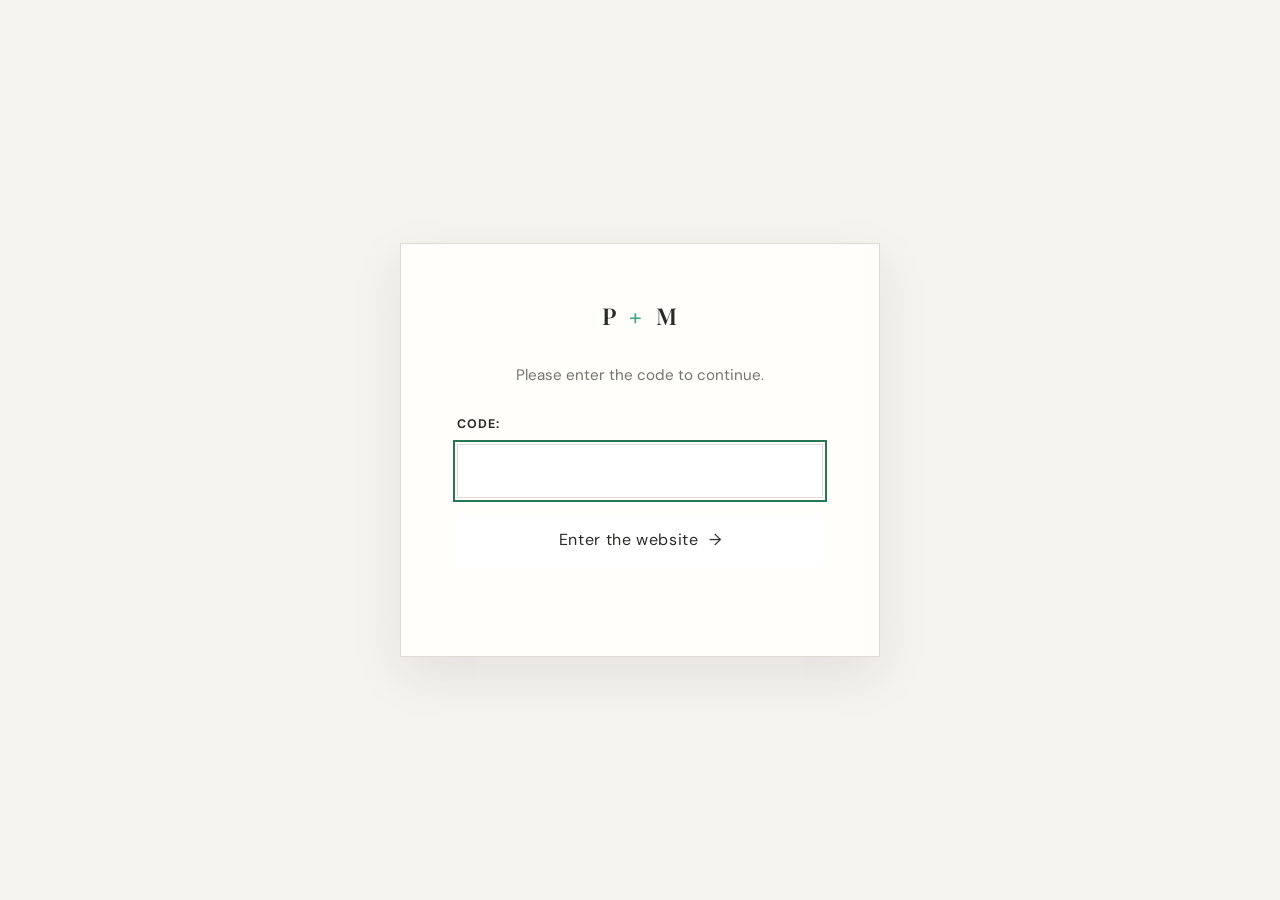
<file: index.html>
<!DOCTYPE html>
<html lang="en">
<head>
  <meta charset="UTF-8">
  <meta name="viewport" content="width=device-width, initial-scale=1">
  <meta name="theme-color" content="#f6f4ef">
  <meta name="description" content="Celebrate the Kalafos-Jones wedding on April 24, 2027.">
  <title>Paul &amp; Morgan Are Getting Married!</title>
  <link rel="preconnect" href="https://fonts.googleapis.com">
  <link rel="preconnect" href="https://fonts.gstatic.com" crossorigin>
  <link href="https://fonts.googleapis.com/css2?family=DM+Sans:wght@400;500;600;700&family=Playfair+Display:wght@500;600;700&display=swap" rel="stylesheet">
  <link rel="stylesheet" href="styles.css">
  <style>
    /* Keep wedding content hidden from the first render until the password is accepted. */
    body.password-locked > header,
    body.password-locked > main,
    body.password-locked > footer {
      display: none !important;
    }
  </style>
</head>
<body class="password-locked">
  <section class="password-gate" id="password-gate" aria-labelledby="password-title">
    <form class="password-card" id="password-form">
      <div class="password-monogram">P <span>+</span> M</div>
      <p class="password-intro">Please enter the code to continue.</p>
      <label class="password-label" for="site-password">Code:</label>
      <input class="password-input" id="site-password" name="password" type="password" autocomplete="current-password" required autofocus>
      <button class="pill-button password-submit" type="submit">Enter the website <span aria-hidden="true">→</span></button>
      <p class="password-error" id="password-error" role="alert" aria-live="polite"></p>
    </form>
  </section>
  <script>
    (function () {
      const form = document.getElementById('password-form');
      const passwordInput = document.getElementById('site-password');
      const error = document.getElementById('password-error');
      const gate = document.getElementById('password-gate');

      // Local preview: file:// pages cannot reliably fetch password.txt.
      // Only bypass the password for files opened directly from disk.
      if (window.location.protocol === 'file:') {
        document.body.classList.remove('password-locked');
        gate.hidden = true;
        return;
      }

      fetch('./password.txt', { cache: 'no-store' })
        .then(function (response) {
          if (!response.ok) throw new Error('Password file could not be loaded.');
          return response.text();
        })
        .then(function (text) {
          const correctPassword = text.trim();
          if (sessionStorage.getItem('weddingAccess') === correctPassword.toLowerCase()) {
            document.body.classList.remove('password-locked');
            gate.hidden = true;
          }
          form.addEventListener('submit', function (event) {
            event.preventDefault();
            if (passwordInput.value.trim().toLowerCase() === correctPassword.toLowerCase()) {
              sessionStorage.setItem('weddingAccess', correctPassword.toLowerCase());
              document.body.classList.remove('password-locked');
              gate.hidden = true;
              error.textContent = '';
            } else {
              error.textContent = 'That password doesn’t look right. Please try again.';
              passwordInput.select();
            }
          });
        })
        .catch(function () {
          error.textContent = 'The password screen could not load. Please try again later.';
          form.addEventListener('submit', function (event) { event.preventDefault(); });
        });
    }());
  </script>
  <header class="hero" id="top">
    <img class="hero-photo" src="images/LookWhatIFound.jpg" alt="Paul and Morgan together" fetchpriority="high">
    <div class="hero-shade"></div>
    <nav class="nav" aria-label="Main navigation">
      <a class="brand" href="#top">P <span>+</span> M</a>
      <div class="nav-links">
        <a href="#details">Schedule</a><a href="#travel">Travel</a><a href="#rsvp">RSVP</a><a href="#registry">Registry</a><a href="#faq">FAQ</a><a href="photos.html">Photos</a>
      </div>
    </nav>
    <div class="hero-content">
      <span class="eyebrow">APRIL 24, 2027 · SAVE THE DATE</span>
      <h1>We're getting<br><em>married.</em></h1>
    </div>
    <div class="hero-bottom"><span>PAUL &amp; MORGAN</span><span class="hero-dot">·</span><span>04.24.2027</span></div>
  </header>
  <main>
    <section class="details section-wrap" id="details">
      <div class="section-heading">
        <span class="eyebrow">THE CELEBRATION</span>
        <h2>Wedding weekend schedule</h2>
        <p>We can’t wait to celebrate with you. Here’s what the weekend has in store:</p>
      </div>
      <div class="schedule-grid">
        <article class="schedule-card welcome-card">
          <span class="schedule-day">FRIDAY · APRIL 23, 2027</span>
          <h3>Welcome Party</h3>
          <p class="schedule-location">South Baltimore</p>
          <p>Kick off the weekend with a social hour others coming into town for the wedding.</p>
          <span class="schedule-note">Time &amp; location TBD</span>
        </article>
        <article class="schedule-card wedding-card">
          <span class="schedule-day">SATURDAY · APRIL 24, 2027</span>
          <h3>Wedding Day</h3>
          <p class="schedule-location">The Waterfront Venue &amp; Catering</p>
          <p>7696 Altoona Beach Rd Glen Burnie, MD 21060</p>
          <span class="schedule-time">Ceremony begins at 4:30, Reception to follow</span>
        </article>
      </div>
    </section>

    <section class="travel section-wrap" id="travel">
      <div class="section-heading">
        <span class="eyebrow">PLAN YOUR STAY</span>
        <h2>Travel &amp; Accommodations</h2>
        <p>Coming in from out of town? We’ve left room below for hotel recommendations and travel notes.</p>
      </div>
      <div class="travel-layout">
        <article class="travel-panel travel-hotel">
          <span class="eyebrow">WHERE TO STAY</span>
          <h3>Recommended Hotel</h3>
          <div class="travel-panel-divider"></div>
          <h4>Courtyard by Marriott Baltimore Downtown/McHenry Row</h4>
          <p class="hotel-address">1803 Porter St, Baltimore, MD 21230</p>
          <a class="hotel-booking-link" href="https://app.marriott.com/resview2?id=1793630860767&amp;key=GRP&amp;app=resvlink" target="_blank" rel="noopener noreferrer">Book now</a>
        </article>
        <article class="travel-panel travel-notes">
          <span class="eyebrow">GOOD TO KNOW</span>
          <h3>Travel Notes &amp; Local Information</h3>
          <div class="travel-panel-divider"></div>
          <h4>Getting here &amp; getting around</h4>
          <p class="travel-placeholder">We figure many of you have local accommodations, or may opt to rent a house with friends, but we have reserved some rooms at a hotel in South Baltimore for those who need. Don't worry, you won't have to drive downtown if you don't want to, it's right of I-95 and about a 15 minute drive from BWI if you are flying in. </p>
          <p class="travel-placeholder">There will be a shuttle from the hotel to the venue on Saturday, and we'll iron out the exact schedule in the coming months. It's about a 25 minute drive. </p>
          <h4>Make a weekend of it</h4>
          <p class="travel-placeholder">If you have extra time and are interested in some local attractions, consider visiting Fort McHenry, the National Aquarium, or Camden Yards (pending a resolution in MLB labor negotiations). </p>
        </article>
      </div>
    </section>

    <section class="coming-section section-wrap" id="rsvp">
      <div class="section-heading">
        <span class="eyebrow">JOIN US</span>
        <h2>RSVP</h2>
        <p>Coming soon</p>
      </div>
      <div class="coming-soon-card">
        <span class="coming-mark" aria-hidden="true">✦</span>
        <p>We’ll share RSVP details here as soon as they’re ready. Please check back soon!</p>
      </div>
    </section>

    <section class="coming-section section-wrap" id="registry">
      <div class="section-heading">
        <span class="eyebrow">A NOTE OF THANKS</span>
        <h2>Registry</h2>
        <p>Coming soon</p>
      </div>
      <div class="coming-soon-card">
        <span class="coming-mark" aria-hidden="true">✦</span>
        <p>Registry information will be added here soon. Having you celebrate with us is what matters most.</p>
      </div>
    </section>

    <section class="faq section-wrap" id="faq">
      <div class="section-heading">
        <span class="eyebrow">GOOD TO KNOW</span>
        <h2>Frequently asked questions</h2>
        <p>We’ll add answers as more details are finalized.</p>
      </div>
      <div class="faq-list">
        <article class="faq-item">
          <span class="faq-number">01</span>
          <div class="faq-copy">
            <h3>Is there parking at the venue?</h3>
            <p>Yes, there is plenty of parking, though they ask that you plan to not leave any cars overnight.</p>
          </div>
        </article>
        <article class="faq-item">
          <span class="faq-number">02</span>
          <div class="faq-copy">
            <h3>Should I drive over the speed limit on the way to the venue?</h3>
            <p>It's a free country, but be warned the bride and the groom BOTH got speeding tickets when first looking at the venue. </p>
          </div>
        </article>
        <article class="faq-item">
          <span class="faq-number">03</span>
          <div class="faq-copy">
            <h3>What should I wear?</h3>
            <p>Whatever you want, as long as it's not a white dress. </p>
          </div>
        </article>
        <article class="faq-item">
          <span class="faq-number">04</span>
          <div class="faq-copy">
            <h3>What if it rains?</h3>
            <p>The venue has sufficient covered space, and I assure you everyone will still have a wonderful time.</p>
          </div>
        </article>
        <article class="faq-item">
          <span class="faq-number">05</span>
          <div class="faq-copy">
            <h3>Will there be an after-party?</h3>
            <p>We think so. Still figuring out details. Stay Tuned.</p>
          </div>
        </article>
      </div>
    </section>


  </main>
  <footer><div class="footer-monogram">P <span>+</span> M</div><p class="footer-title">We can't wait to see you.</p><p>April 24, 2027 · The Waterfront Venue &amp; Catering</p><a href="#top">Back to the top ↑</a></footer>
</body>
</html>
</file>
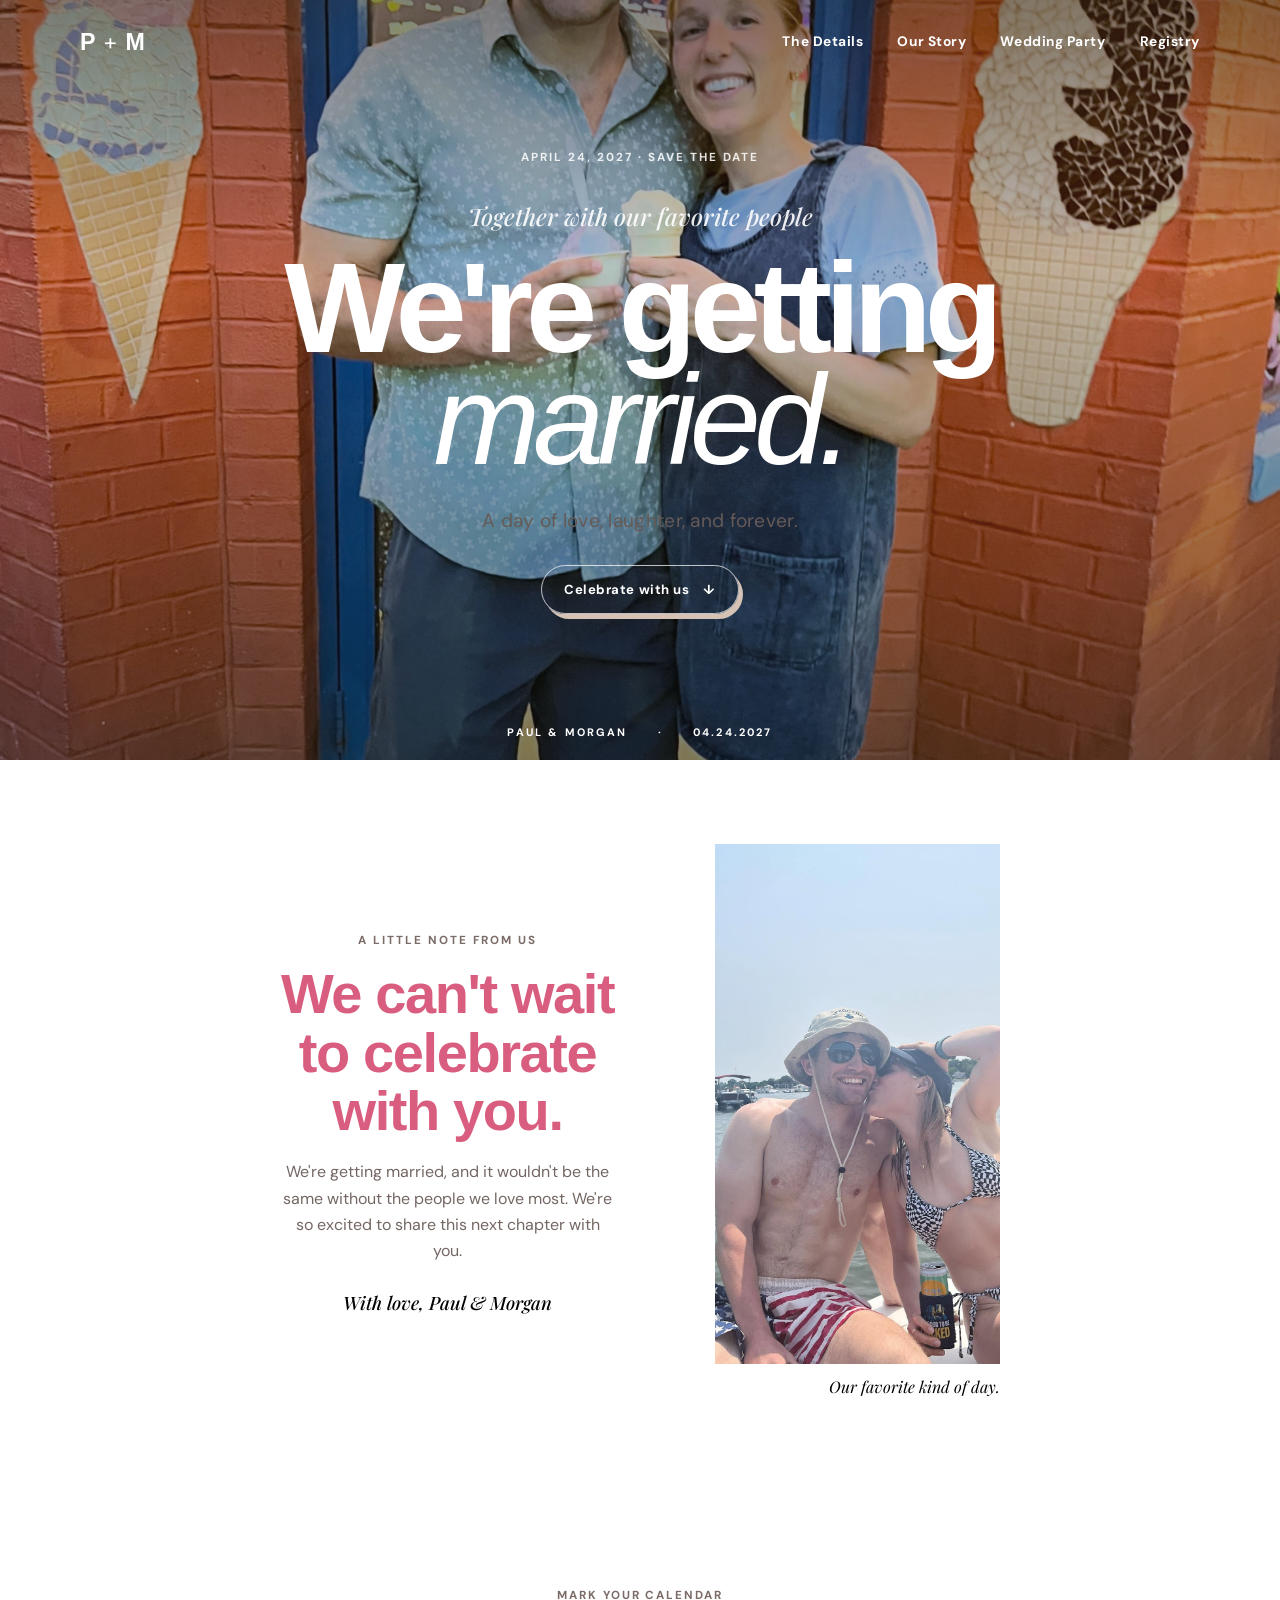
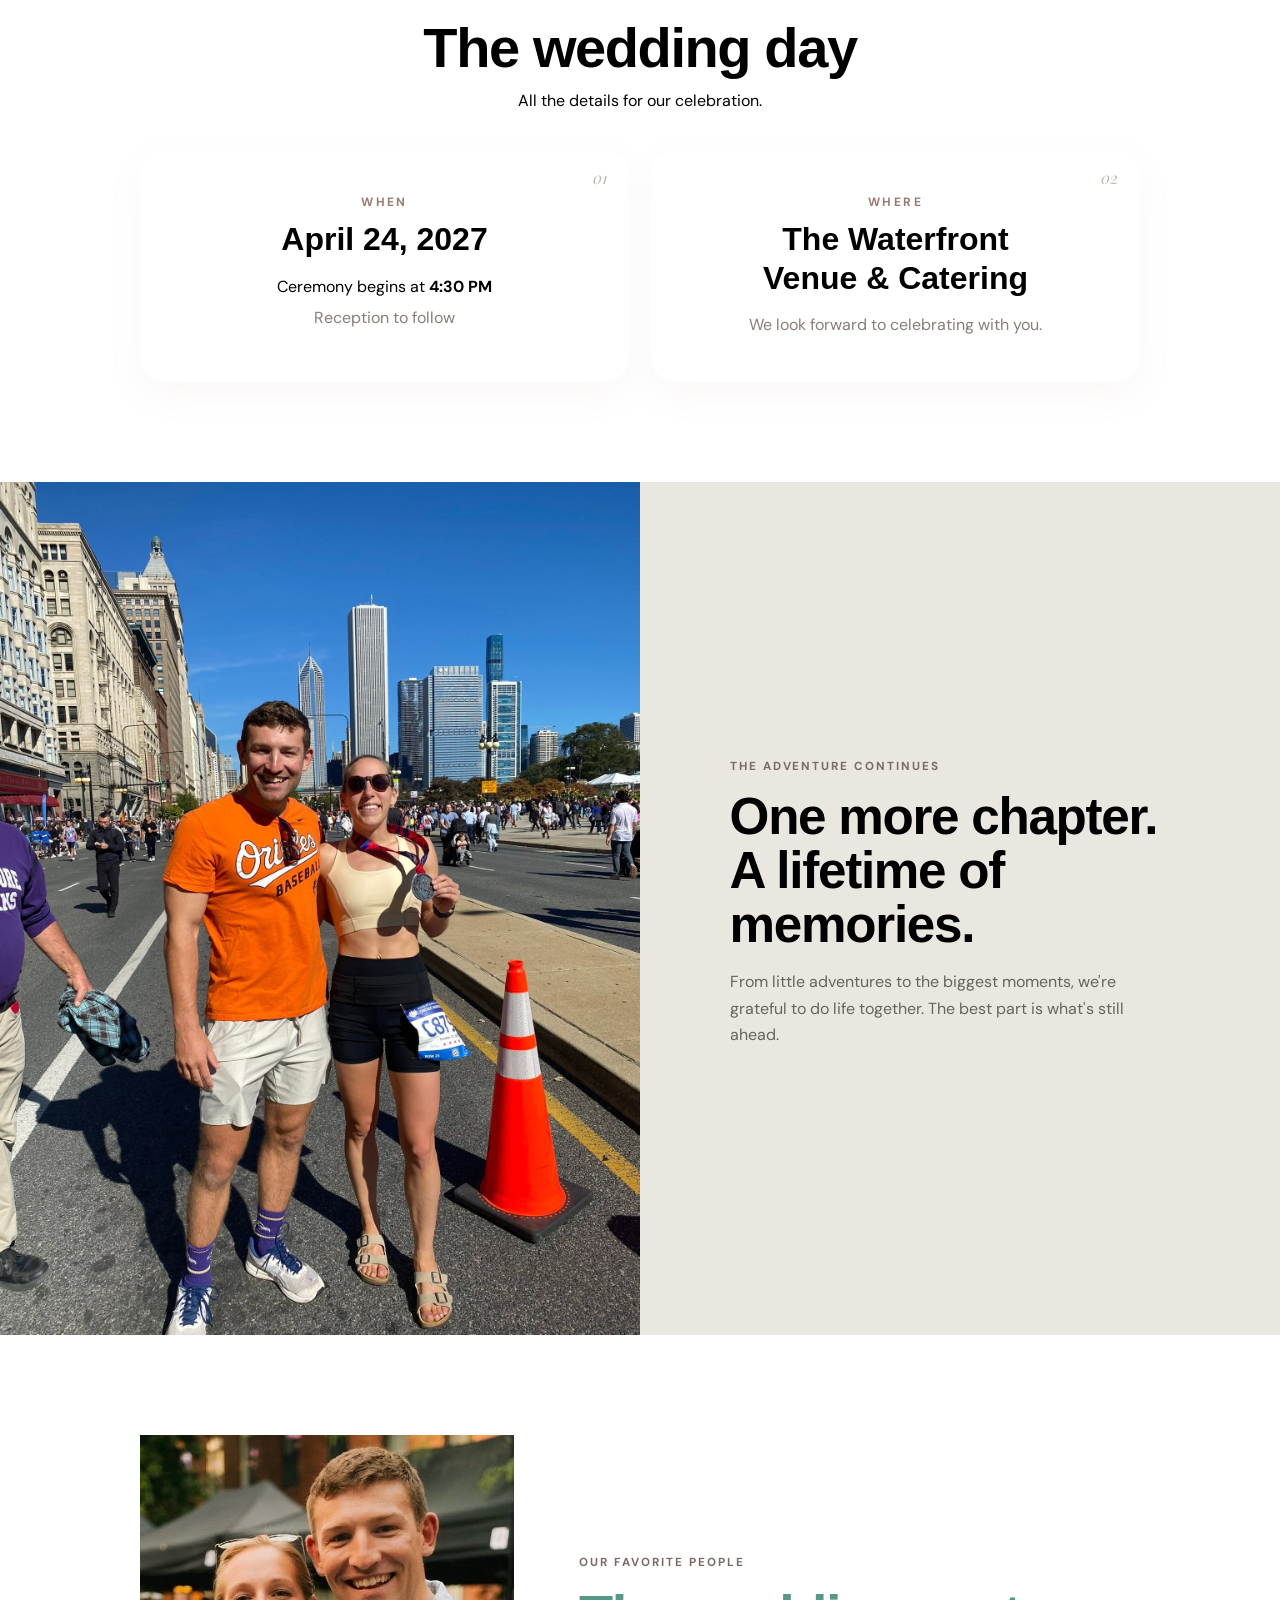
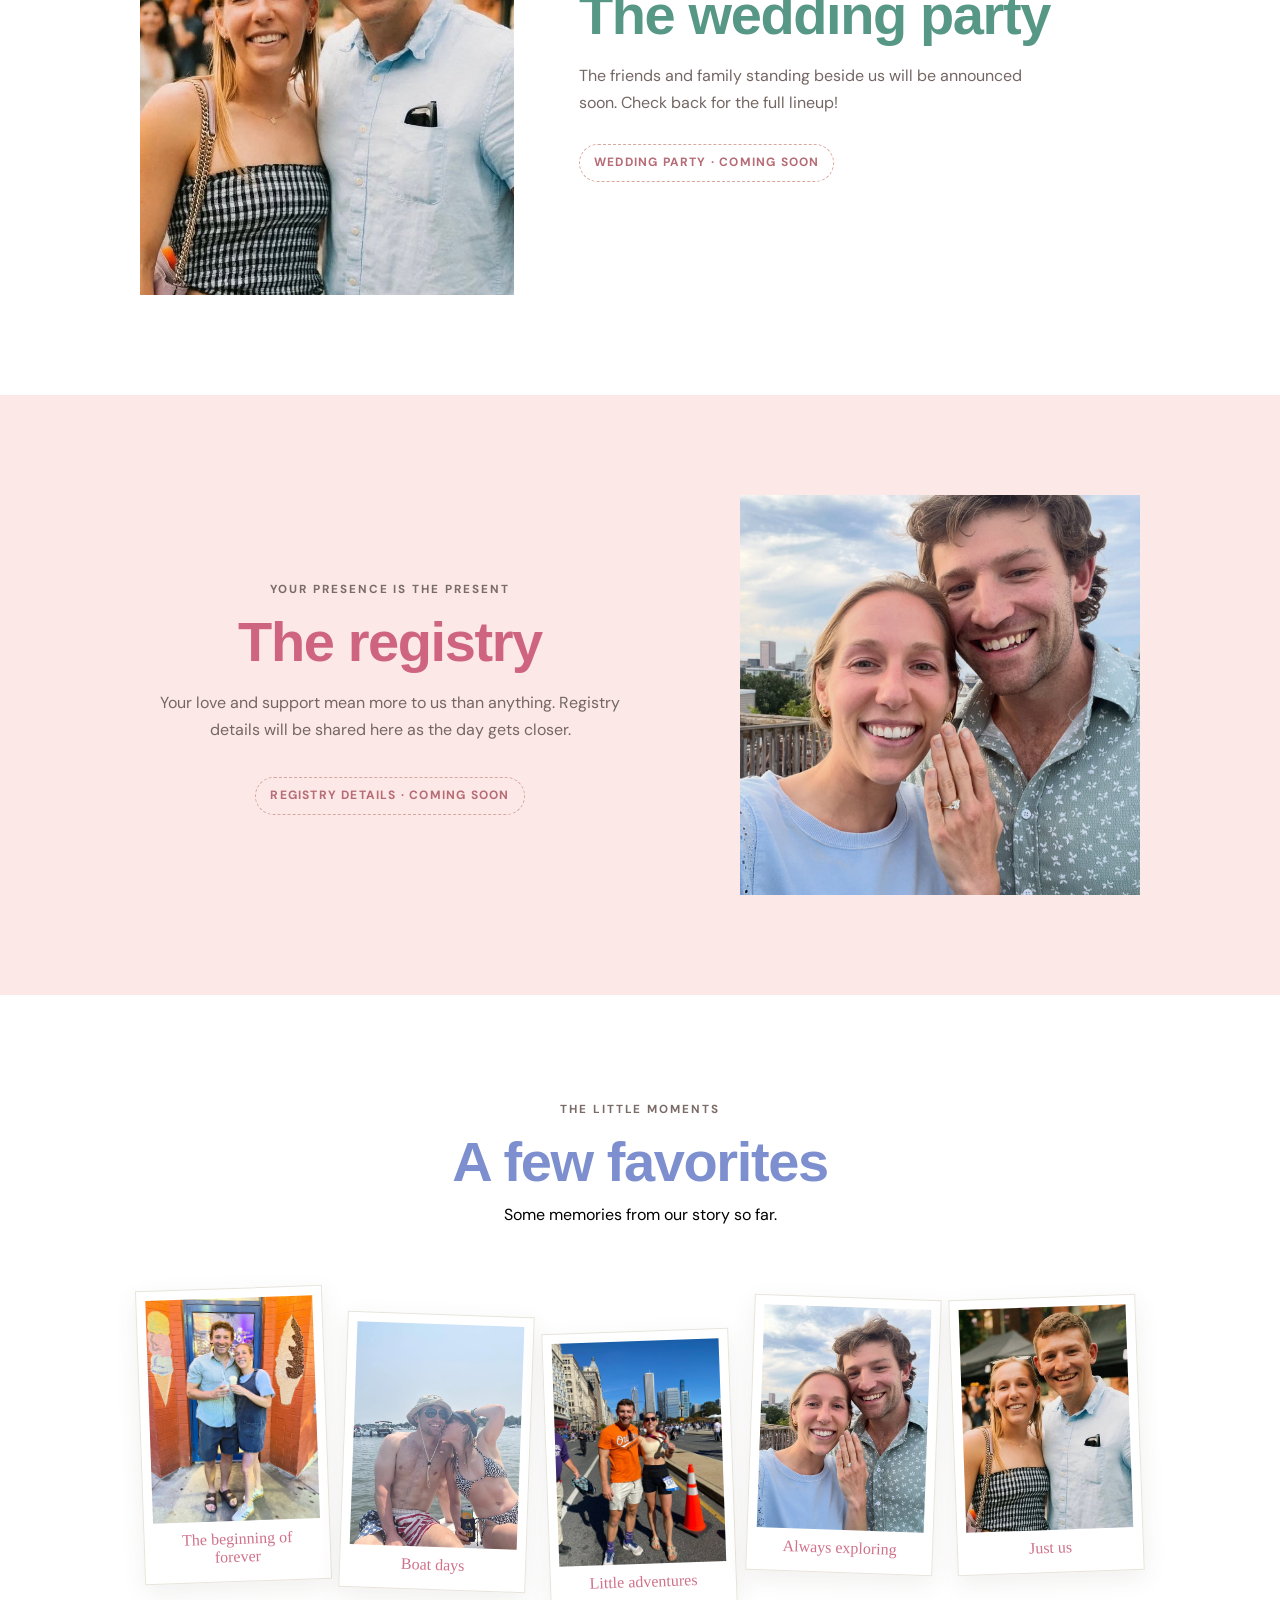
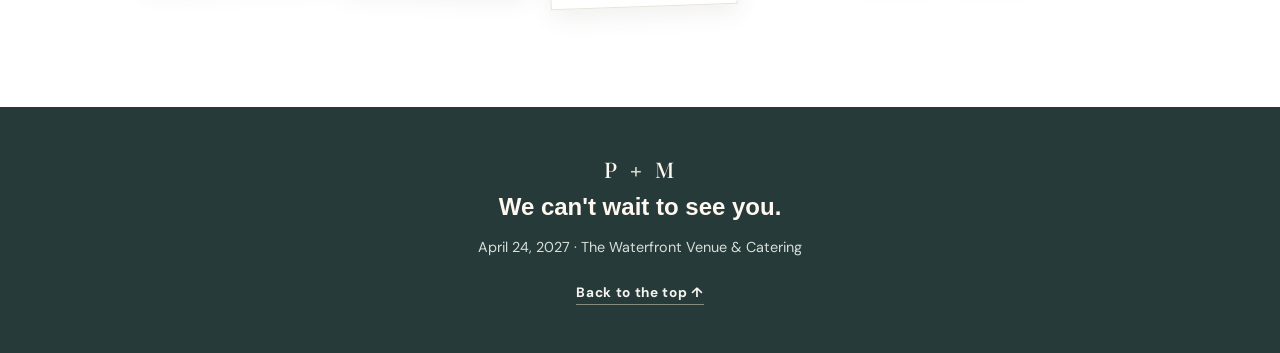
<file: root/index.html>
<!DOCTYPE html>
<html lang="en">
<head>
  <meta charset="UTF-8">
  <meta name="viewport" content="width=device-width, initial-scale=1">
  <meta name="theme-color" content="#f6f4ef">
  <meta name="description" content="Celebrate the Kalafos-Jones wedding on April 24, 2027.">
  <title>Paul &amp; Morgan Are Getting Married!</title>
  <link rel="preconnect" href="https://fonts.googleapis.com">
  <link rel="preconnect" href="https://fonts.gstatic.com" crossorigin>
  <link href="https://fonts.googleapis.com/css2?family=DM+Sans:wght@400;500;600;700&family=Playfair+Display:wght@500;600;700&display=swap" rel="stylesheet">
  <link rel="stylesheet" href="styles.css">
</head>
<body>
  <header class="hero" id="top">
    <img class="hero-photo" src="images/BmoreLickEngagement.jpg" alt="Paul and Morgan's engagement photo" fetchpriority="high">
    <div class="hero-shade"></div>
    <nav class="nav" aria-label="Main navigation">
      <a class="brand" href="#top">P <span>+</span> M</a>
      <div class="nav-links">
        <a href="#details">The Details</a><a href="#story">Our Story</a><a href="#party">Wedding Party</a><a href="#registry">Registry</a>
      </div>
    </nav>
    <div class="hero-content">
      <span class="eyebrow">APRIL 24, 2027 · SAVE THE DATE</span>
      <p class="hero-script">Together with our favorite people</p>
      <h1>We're getting<br><em>married.</em></h1>
      <p class="hero-subtitle">A day of love, laughter, and forever.</p>
      <a class="pill-button" href="#details">Celebrate with us <span aria-hidden="true">↓</span></a>
    </div>
    <div class="hero-bottom"><span>PAUL &amp; MORGAN</span><span class="hero-dot">·</span><span>04.24.2027</span></div>
  </header>
  <main>
    <section class="intro section-wrap" id="story">
      <div class="intro-copy">
        <span class="eyebrow">A LITTLE NOTE FROM US</span>
        <h2>We can't wait<br>to celebrate with you.</h2>
        <p>We're getting married, and it wouldn't be the same without the people we love most. We're so excited to share this next chapter with you.</p>
        <div class="signature">With love, Paul &amp; Morgan</div>
      </div>
      <figure class="story-photo">
        <img src="images/BoatSmooch.jpg" alt="Paul and Morgan sharing a kiss on a boat" loading="lazy">
        <figcaption>Our favorite kind of day.</figcaption>
      </figure>
    </section>
    <section class="details section-wrap" id="details">
      <div class="section-heading">
        <span class="eyebrow">MARK YOUR CALENDAR</span>
        <h2>The wedding day</h2>
        <p>All the details for our celebration.</p>
      </div>
      <div class="detail-grid">
        <article class="detail-card">
          <span class="detail-number">01</span><p class="card-kicker">WHEN</p>
          <h3>April 24, 2027</h3><p>Ceremony begins at <strong>4:30 PM</strong></p><p class="muted">Reception to follow</p>
        </article>
        <article class="detail-card">
          <span class="detail-number">02</span><p class="card-kicker">WHERE</p>
          <h3>The Waterfront<br>Venue &amp; Catering</h3><p class="muted">We look forward to celebrating with you.</p>
        </article>
      </div>
    </section>
    <section class="memory-band">
      <div class="memory-photo"><img src="images/Chicago.jpg" alt="A memory from Paul and Morgan's trip to Chicago" loading="lazy"></div>
      <div class="memory-copy">
        <span class="eyebrow">THE ADVENTURE CONTINUES</span>
        <h2>One more chapter.<br>A lifetime of memories.</h2>
        <p>From little adventures to the biggest moments, we're grateful to do life together. The best part is what's still ahead.</p>
      </div>
    </section>
    <section class="party section-wrap" id="party">
      <figure class="party-photo"><img src="images/NicePicturePaulMorgan.jpg" alt="A portrait of Paul and Morgan" loading="lazy"></figure>
      <div class="party-copy">
        <span class="eyebrow">OUR FAVORITE PEOPLE</span><h2>The wedding party</h2>
        <p>The friends and family standing beside us will be announced soon. Check back for the full lineup!</p>
        <span class="coming-soon">WEDDING PARTY · COMING SOON</span>
      </div>
    </section>
    <section class="registry section-wrap" id="registry">
      <div class="registry-copy">
        <span class="eyebrow">YOUR PRESENCE IS THE PRESENT</span><h2>The registry</h2>
        <p>Your love and support mean more to us than anything. Registry details will be shared here as the day gets closer.</p>
        <span class="coming-soon">REGISTRY DETAILS · COMING SOON</span>
      </div>
      <figure class="registry-photo"><img src="images/LookWhatIFound.jpg" alt="A happy moment from the couple's adventures" loading="lazy"></figure>
    </section>
    <section class="photos section-wrap" id="photos">
      <div class="section-heading"><span class="eyebrow">THE LITTLE MOMENTS</span><h2>A few favorites</h2><p>Some memories from our story so far.</p></div>
      <div class="photo-grid">
        <figure class="photo-frame"><img src="images/BmoreLickEngagement.jpg" alt="Engagement photo in Baltimore" loading="lazy"><figcaption>The beginning of forever</figcaption></figure>
        <figure class="photo-frame"><img src="images/BoatSmooch.jpg" alt="A kiss together on a boat" loading="lazy"><figcaption>Boat days</figcaption></figure>
        <figure class="photo-frame"><img src="images/Chicago.jpg" alt="A memory from Chicago" loading="lazy"><figcaption>Little adventures</figcaption></figure>
        <figure class="photo-frame"><img src="images/LookWhatIFound.jpg" alt="A fun moment together" loading="lazy"><figcaption>Always exploring</figcaption></figure>
        <figure class="photo-frame"><img src="images/NicePicturePaulMorgan.jpg" alt="A favorite portrait of Paul and Morgan" loading="lazy"><figcaption>Just us</figcaption></figure>
      </div>
    </section>
  </main>
  <footer><div class="footer-monogram">P <span>+</span> M</div><p class="footer-title">We can't wait to see you.</p><p>April 24, 2027 · The Waterfront Venue &amp; Catering</p><a href="#top">Back to the top ↑</a></footer>
</body>
</html>
</file>
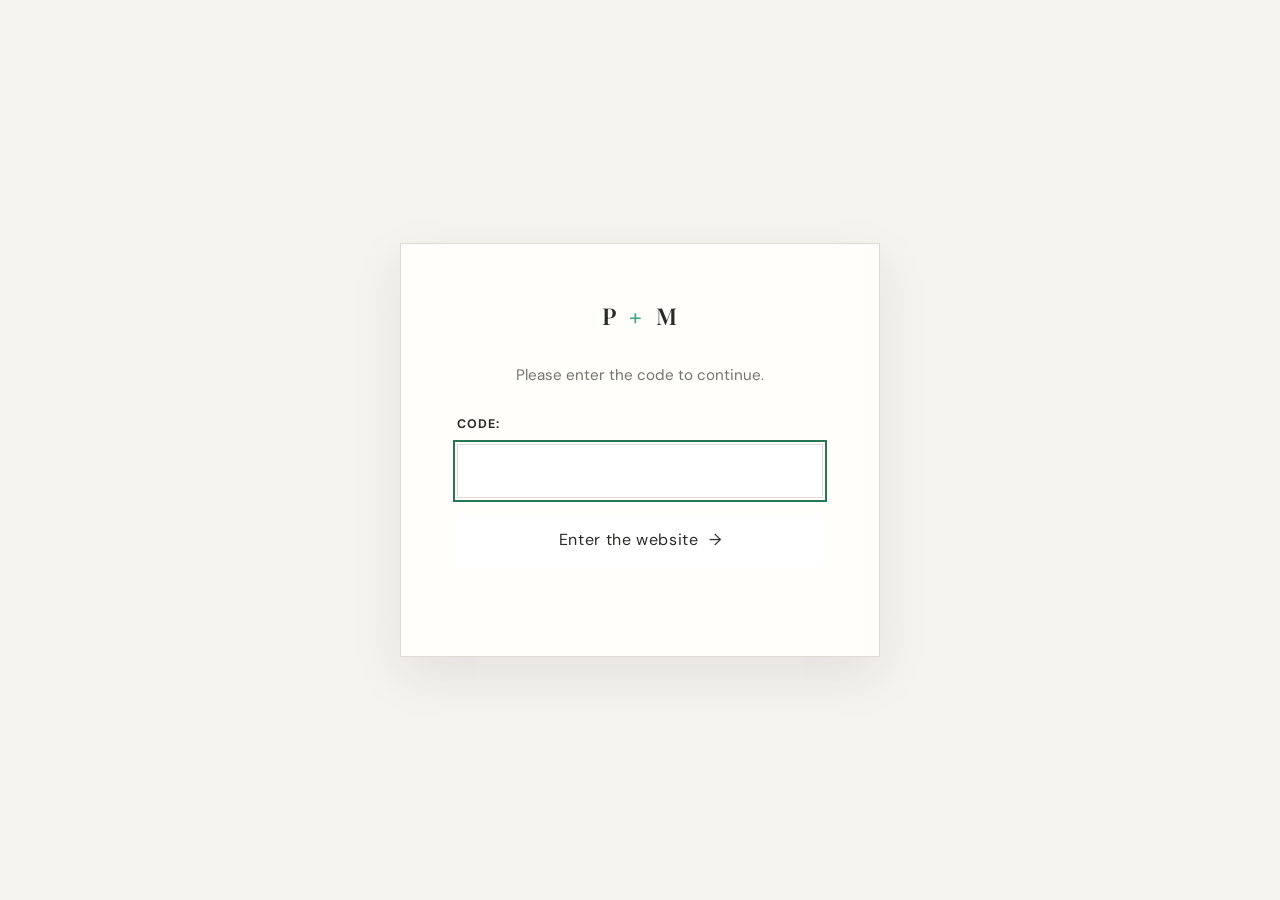
<file: photos.html>
<!DOCTYPE html>
<html lang="en">
<head>
  <meta charset="UTF-8">
  <meta name="viewport" content="width=device-width, initial-scale=1">
  <meta name="theme-color" content="#f6f4ef">
  <meta name="description" content="Photos of Paul and Morgan and memories from weddings with friends and family.">
  <title>Photos | Paul &amp; Morgan</title>
  <link rel="preconnect" href="https://fonts.googleapis.com">
  <link rel="preconnect" href="https://fonts.gstatic.com" crossorigin>
  <link href="https://fonts.googleapis.com/css2?family=DM+Sans:wght@400;500;600;700&family=Playfair+Display:wght@500;600;700&display=swap" rel="stylesheet">
  <link rel="stylesheet" href="styles.css?v=photo-grid-2">
  <style>
    body.password-locked > header,
    body.password-locked > main,
    body.password-locked > footer { display:none!important; }
  </style>
</head>
<body class="password-locked">
  <section class="password-gate" id="password-gate" aria-labelledby="password-title">
    <form class="password-card" id="password-form">
      <div class="password-monogram">P <span>+</span> M</div>
      <p class="password-intro">Please enter the code to continue.</p>
      <label class="password-label" for="site-password">Code:</label>
      <input class="password-input" id="site-password" name="password" type="password" autocomplete="current-password" required autofocus>
      <button class="pill-button password-submit" type="submit">Enter the website <span aria-hidden="true">→</span></button>
      <p class="password-error" id="password-error" role="alert" aria-live="polite"></p>
    </form>
  </section>
  <script>
    (function () {
      const form = document.getElementById('password-form');
      const passwordInput = document.getElementById('site-password');
      const error = document.getElementById('password-error');
      const gate = document.getElementById('password-gate');

      // Local preview: file:// pages cannot reliably fetch password.txt.
      // Only bypass the password for files opened directly from disk.
      if (window.location.protocol === 'file:') {
        document.body.classList.remove('password-locked');
        gate.hidden = true;
        return;
      }

      fetch('./password.txt', { cache: 'no-store' })
        .then(function (response) {
          if (!response.ok) throw new Error('Password file could not be loaded.');
          return response.text();
        })
        .then(function (text) {
          const correctPassword = text.trim();
          if (sessionStorage.getItem('weddingAccess') === correctPassword.toLowerCase()) {
            document.body.classList.remove('password-locked');
            gate.hidden = true;
          }
          form.addEventListener('submit', function (event) {
            event.preventDefault();
            if (passwordInput.value.trim().toLowerCase() === correctPassword.toLowerCase()) {
              sessionStorage.setItem('weddingAccess', correctPassword.toLowerCase());
              document.body.classList.remove('password-locked');
              gate.hidden = true;
              error.textContent = '';
            } else {
              error.textContent = 'That password doesn’t look right. Please try again.';
              passwordInput.select();
            }
          });
        })
        .catch(function () {
          error.textContent = 'The password screen could not load. Please try again later.';
          form.addEventListener('submit', function (event) { event.preventDefault(); });
        });
    }());
  </script>

  <header class="photos-page-header" id="top">
    <nav class="nav" aria-label="Main navigation">
      <a class="brand" href="index.html">P <span>+</span> M</a>
      <div class="nav-links">
        <a href="index.html#details">Schedule</a><a href="index.html#travel">Travel</a><a href="index.html#rsvp">RSVP</a><a href="index.html#registry">Registry</a><a href="index.html#faq">FAQ</a><a href="photos.html" aria-current="page">Photos</a>
      </div>
    </nav>
    <div class="photos-page-intro">
      <span class="eyebrow">OUR FAVORITE MOMENTS</span>
      <h1>Photos</h1>
      <p>A collection of memories together.</p>
    </div>
  </header>
  <main>
    <section class="photos section-wrap" id="photos">
      <div class="section-heading"><span class="eyebrow">THE LITTLE MOMENTS</span><h2>A few favorites</h2><p>Some memories from our story so far.</p></div>
      <div class="photo-grid">
        <figure class="photo-frame"><img src="images/BmoreLickEngagement.jpg" alt="Paul and Morgan in Baltimore" loading="lazy"></figure>
        <figure class="photo-frame"><img src="images/BoatSmooch.jpg" alt="Paul and Morgan on the boat" loading="lazy"></figure>
        <figure class="photo-frame"><img src="images/Chicago.jpg" alt="Paul and Morgan in Chicago" loading="lazy"></figure>
        <figure class="photo-frame"><img src="images/LookWhatIFound.jpg" alt="Paul and Morgan together" loading="lazy"></figure>
        <figure class="photo-frame"><img src="images/NicePicturePaulMorgan.jpg" alt="A portrait of Paul and Morgan" loading="lazy"></figure>
        <figure class="photo-frame"><img src="images/Orioles.jpg" alt="Paul and Morgan at an Orioles game" loading="lazy"></figure>
      </div>
    </section>
    <section class="photos section-wrap" id="other-weddings">
      <div class="section-heading"><span class="eyebrow">CELEBRATING LOVE</span><h2>Morgan &amp; Paul at others' weddings</h2><p>Some favorite moments celebrating our friends and family.</p></div>
      <div class="photo-grid">
        <figure class="photo-frame"><img src="images/OtherWeddings/1.Saddler.jpg" alt="Morgan and Paul at the Saddler wedding" loading="lazy"></figure>
        <figure class="photo-frame"><img src="images/OtherWeddings/2.Walsh.jpg" alt="Morgan and Paul at the Walsh wedding" loading="lazy"></figure>
        <figure class="photo-frame"><img src="images/OtherWeddings/3.Watts.jpg" alt="Morgan and Paul at the Watts wedding" loading="lazy"></figure>
        <figure class="photo-frame"><img src="images/OtherWeddings/4.Gironda.jpg" alt="Morgan and Paul at the Gironda wedding" loading="lazy"></figure>
        <figure class="photo-frame"><img src="images/OtherWeddings/5.Keating.jpg" alt="Morgan and Paul at the Keating wedding" loading="lazy"></figure>
        <figure class="photo-frame"><img src="images/OtherWeddings/6.Derlink.jpg" alt="Morgan and Paul at the Derlink wedding" loading="lazy"></figure>
        <figure class="photo-frame"><img src="images/OtherWeddings/7.Walsh.jpg" alt="Morgan and Paul at another Walsh wedding" loading="lazy"></figure>
        <figure class="photo-frame"><img src="images/OtherWeddings/8. Melissa &amp; Jonathan .jpg" alt="Morgan and Paul at Melissa and Jonathan's wedding" loading="lazy"></figure>
      </div>
    </section>
  </main>
  <footer><div class="footer-monogram">P <span>+</span> M</div><p class="footer-title">We can't wait to see you.</p><p>April 24, 2027 · The Waterfront Venue &amp; Catering</p><a href="index.html">Back to home ↑</a></footer>
</body>
</html>
</file>
<file: styles.css>
:root {
  --canvas:#f6f4ef;
  --paper:#fffefa;
  --ink:#292b28;
  --muted:#74736c;
  --line:#dedbd2;
  --accent:#45a983;
  --accent-dark:#287653;
  --shadow:0 18px 50px rgba(34,35,29,.09)
}

* {
  box-sizing:border-box
}

html {
  scroll-behavior:smooth;
  scroll-padding-top:24px
}

body {
  margin:0;
  color:var(--ink);
  background:var(--canvas);
  font-family:'DM Sans',sans-serif;
  line-height:1.75;
  -webkit-font-smoothing:antialiased;
  text-rendering:optimizeLegibility
}

img {
  display:block;
  width:100%
}

a {
  color:inherit;
  text-decoration:none
}

a:focus-visible {
  outline:2px solid var(--accent-dark);
  outline-offset:4px
}

.hero {
  min-height:min(850px,100svh);
  position:relative;
  overflow:hidden;
  display:flex;
  flex-direction:column;
  color:white;
  background:#34372f
}

.hero-photo,.hero-shade {
  position:absolute;
  top:0;
  height:100%
}

.hero-photo {
  left:0;
  width:50%;
  object-fit:contain;
  object-position:right center;
  background:#34372f
}

.hero-shade {
  left:50%;
  right:0;
  background:#34372f
}

.nav {
  width:min(580px,calc(50% - 32px));
  margin:0 32px 0 auto;
  padding:24px 0;
  display:flex;
  justify-content:space-between;
  align-items:center;
  gap:24px;
  position:relative;
  z-index:2
}

.brand {
  flex-shrink:0;
  font:600 1.25rem 'Playfair Display',serif;
  letter-spacing:.06em
}

.brand span,.footer-monogram span {
  padding:0 5px;
  color:#a9ddc6;
  font-family:'DM Sans',sans-serif;
  font-weight:400
}

.nav-links {
  display:flex;
  align-items:center;
  justify-content:flex-end;
  flex-wrap:wrap;
  gap:8px 28px;
  font-size:.8rem;
  font-weight:600;
  letter-spacing:.04em
}

.nav-links a {
  padding:6px 0;
  border-bottom:1px solid transparent;
  transition:border-color .2s ease
}

.nav-links a:hover {
  border-color:rgba(255,255,255,.8)
}

.hero-content {
  position:relative;
  z-index:1;
  width:min(580px,calc(50% - 40px));
  margin:auto 32px auto auto;
  padding:72px 0 88px;
  text-align:center
}

.eyebrow {
  display:inline-block;
  font-size:.68rem;
  font-weight:700;
  letter-spacing:.19em;
  text-transform:uppercase;
  color:var(--accent-dark)
}

.hero .eyebrow {
  color:rgba(255,255,255,.86)
}

.hero-script {
  margin:30px 0 6px;
  font:italic 500 clamp(1.15rem,2.5vw,1.5rem) 'Playfair Display',serif;
  color:rgba(255,255,255,.9)
}

.hero-title-row {
  display:flex;
  align-items:center;
  justify-content:center;
  gap:clamp(20px,4vw,48px);
  margin:12px auto 18px
}

.hero h1 {
  margin:0;
  font:500 clamp(3.8rem,9.5vw,7.7rem)/.98 'Playfair Display',serif;
  letter-spacing:-.045em
}

.hero h1 em {
  font-weight:500
}

.hero-title-photo {
  width:clamp(115px,16vw,190px);
  height:clamp(150px,20vw,235px);
  object-fit:cover;
  object-position:center;
  border:5px solid rgba(255,255,255,.9);
  box-shadow:0 12px 32px rgba(0,0,0,.22);
  transform:rotate(2deg)
}

.hero-subtitle {
  margin:22px auto 30px;
  color:rgba(255,255,255,.9);
  font-size:clamp(.98rem,2vw,1.1rem);
  letter-spacing:.015em
}

.pill-button {
  display:inline-flex;
  align-items:center;
  justify-content:center;
  gap:14px;
  min-height:48px;
  padding:12px 24px;
  border:1px solid rgba(255,255,255,.72);
  border-radius:2px;
  background:rgba(255,255,255,.96);
  color:#292b28;
  font-size:.82rem;
  font-weight:700;
  letter-spacing:.04em;
  transition:background .2s ease,transform .2s ease
}

.pill-button:hover {
  background:white;
  transform:translateY(-2px)
}

.hero-bottom {
  position:relative;
  z-index:1;
  width:50%;
  margin-left:auto;
  display:flex;
  justify-content:center;
  gap:14px;
  padding:18px 12px;
  border-top:1px solid rgba(255,255,255,.28);
  font-size:.65rem;
  letter-spacing:.22em;
  font-weight:600
}

.hero-dot {
  color:#a9ddc6
}

.section-wrap {
  width:min(1080px,calc(100% - 64px));
  margin:0 auto;
  padding:clamp(70px,9vw,116px) 0
}

h2 {
  margin:14px 0 22px;
  font:500 clamp(2.2rem,4.8vw,4rem)/1.12 'Playfair Display',serif;
  letter-spacing:-.035em
}

.intro {
  display:grid;
  grid-template-columns:minmax(0,1fr) minmax(280px,.85fr);
  align-items:center;
  gap:clamp(36px,8vw,100px)
}

.intro-copy {
  padding:12px 0
}

.intro-copy h2 {
  max-width:510px
}

.intro-copy p {
  max-width:480px;
  color:var(--muted)
}

.signature {
  margin-top:25px;
  font:italic 500 1.15rem 'Playfair Display',serif
}

.story-photo,.party-photo,.registry-photo {
  min-width:0;
  margin:0;
  position:relative
}

.story-photo img {
  height:clamp(330px,42vw,520px);
  object-fit:cover;
  object-position:center;
  box-shadow:var(--shadow)
}

.story-photo figcaption {
  margin-top:12px;
  color:var(--muted);
  font:italic 1rem 'Playfair Display',serif;
  text-align:right
}

.details {
  border-top:1px solid var(--line);
  text-align:center
}

.section-heading {
  margin:0 auto 38px;
  max-width:620px;
  text-align:center
}

.section-heading>p {
  color:var(--muted);
  margin-top:-8px
}

.detail-grid {
  display:grid;
  grid-template-columns:repeat(2,minmax(0,1fr));
  gap:24px;
  text-align:left
}

.detail-card {
  min-width:0;
  position:relative;
  overflow:hidden;
  padding:clamp(28px,4vw,46px);
  background:var(--paper);
  border:1px solid var(--line);
  box-shadow:0 10px 30px rgba(34,35,29,.035)
}

.detail-number {
  position:absolute;
  top:17px;
  right:22px;
  font:italic 1rem 'Playfair Display',serif;
  color:#b8b8ab
}

.card-kicker {
  margin:18px 0 8px;
  font-size:.68rem;
  font-weight:700;
  color:var(--accent-dark);
  letter-spacing:.19em
}

.detail-card h3 {
  margin:10px 0 16px;
  font:500 clamp(1.55rem,3vw,2.2rem)/1.2 'Playfair Display',serif
}

.detail-card p {
  margin:5px 0
}

.muted {
  color:var(--muted)
}

.memory-band {
  display:grid;
  grid-template-columns:1fr 1fr;
  background:#e9e7df
}

.memory-photo {
  min-height:360px
}

.memory-photo img {
  height:100%;
  min-height:360px;
  object-fit:cover
}

.memory-copy {
  align-self:center;
  max-width:620px;
  padding:clamp(40px,7vw,100px)
}

.memory-copy h2 {
  font-size:clamp(2rem,4vw,3.3rem)
}

.memory-copy p {
  color:#64655e;
  max-width:440px
}

.party {
  display:grid;
  grid-template-columns:minmax(260px,.9fr) minmax(0,1fr);
  align-items:center;
  gap:clamp(36px,8vw,100px)
}

.party-photo img {
  height:clamp(300px,38vw,460px);
  object-fit:cover;
  object-position:center 38%
}

.party-copy p,.registry-copy p {
  max-width:470px;
  color:var(--muted)
}

.coming-soon {
  display:inline-block;
  margin-top:12px;
  padding:9px 0;
  border-bottom:1px solid #a8aa9d;
  color:var(--accent-dark);
  font-size:.68rem;
  font-weight:700;
  letter-spacing:.14em
}

.registry {
  display:grid;
  grid-template-columns:minmax(0,1fr) minmax(260px,.8fr);
  gap:clamp(36px,8vw,100px);
  align-items:center;
  border-top:1px solid var(--line);
  border-bottom:1px solid var(--line)
}

.registry-copy {
  padding:12px 0
}

.registry-photo img {
  height:clamp(280px,34vw,400px);
  object-fit:cover
}

.photos {
  padding-top:96px
}

.photo-grid {
  display:grid;
  grid-template-columns:repeat(3,minmax(0,1fr));
  gap:clamp(14px,2.5vw,24px);
  align-items:start
}

.photo-frame {
  min-width:0;
  margin:0;
  padding:8px 8px 14px;
  background:var(--paper);
  border:1px solid #e7e4db;
  box-shadow:0 8px 28px rgba(34,35,29,.06)
}

.photo-frame img {
  width:100%;
  aspect-ratio:4/5;
  object-fit:cover
}

.photo-frame figcaption {
  padding:12px 5px 0;
  color:var(--muted);
  font:italic .95rem 'Playfair Display',serif
}

footer {
  text-align:center;
  padding:52px 20px 46px;
  background:#2f322d;
  color:#f6f4ef
}

.footer-monogram {
  font:500 1.35rem 'Playfair Display',serif;
  letter-spacing:.08em
}

.footer-title {
  margin:14px 0 4px;
  font:500 1.6rem 'Playfair Display',serif
}

footer p:not(.footer-title) {
  color:#d0d0c7;
  font-size:.85rem
}

footer a {
  display:inline-block;
  margin-top:12px;
  color:#f6f4ef;
  font-size:.78rem;
  letter-spacing:.05em;
  border-bottom:1px solid #898b80
}

@media(max-width:760px) {
  .hero {
    min-height:min(800px,100svh)
  }
  .hero-photo {
    width:44%;
    object-position:left center
  }
  .hero-shade {
    left:44%
  }
  .nav {
    width:calc(56% - 28px);
    margin:0 18px 0 auto;
    padding:20px 0;
    gap:16px
  }
  .nav-links {
    gap:6px 16px;
    font-size:.74rem
  }
  .hero-content {
    padding:70px 0 78px
  }
  .hero h1 {
    font-size:clamp(3.7rem,11vw,6rem)
  }
  .hero-title-photo {
    width:clamp(100px,17vw,145px);
    height:clamp(135px,23vw,185px)
  }
  .section-wrap {
    width:calc(100% - 40px);
    padding:70px 0
  }
  .intro {
    grid-template-columns:minmax(0,1fr) minmax(230px,.85fr);
    gap:28px
  }
  .story-photo img {
    height:360px
  }
  .memory-copy {
    padding:40px 28px
  }
  .party,.registry {
    gap:30px
  }
  .party-photo img {
    height:340px
  }
  .registry-photo img {
    height:300px
  }
  .photo-grid {
    grid-template-columns:repeat(2,minmax(0,1fr));
    gap:16px
  }
  .photo-frame:nth-child(2),.photo-frame:nth-child(3) {
    margin-top:0
  }
}

@media(max-width:540px) {
  .hero {
    min-height:720px
  }
  .hero-photo {
    width:100%;
    height:42%;
    object-position:center;
    background:#34372f
  }
  .hero-shade {
    left:0;
    right:0;
    top:42%;
    height:58%;
    background:#34372f
  }
  .nav {
    width:calc(100% - 28px);
    margin:0 auto;
    align-items:flex-start
  }
  .brand {
    font-size:1.15rem
  }
  .nav-links {
    max-width:260px;
    justify-content:flex-end;
    gap:3px 11px;
    font-size:.67rem;
    line-height:1.5
  }
  .hero-content {
    width:calc(100% - 28px);
    margin:auto;
    padding:76px 0 80px
  }
  .hero .eyebrow {
    font-size:.59rem;
    letter-spacing:.13em
  }
  .hero-script {
    margin-top:28px;
    font-size:1.05rem
  }
  .hero-title-row {
    gap:12px
  }
  .hero h1 {
    font-size:clamp(2.65rem,10.5vw,3.8rem)
  }
  .hero-title-photo {
    width:clamp(82px,25vw,112px);
    height:clamp(112px,34vw,150px);
    border-width:3px
  }
  .hero-subtitle {
    max-width:280px;
    font-size:.95rem
  }
  .hero-bottom {
    width:100%;
    margin-left:0;
    gap:9px;
    font-size:.57rem;
    letter-spacing:.14em
  }
  .section-wrap {
    width:calc(100% - 36px);
    padding:58px 0
  }
  h2 {
    font-size:clamp(2rem,8vw,2.7rem)
  }
  .intro,.party,.registry {
    grid-template-columns:1fr;
    gap:30px
  }
  .intro {
    padding-top:64px
  }
  .intro-copy {
    text-align:center
  }
  .intro-copy p {
    margin-left:auto;
    margin-right:auto
  }
  .story-photo {
    max-width:420px;
    width:100%;
    margin:0 auto
  }
  .story-photo img {
    height:370px
  }
  .detail-grid {
    grid-template-columns:1fr;
    gap:14px
  }
  .detail-card {
    padding:30px 24px
  }
  .memory-band {
    grid-template-columns:1fr
  }
  .memory-photo,.memory-photo img {
    min-height:0;
    height:290px
  }
  .memory-copy {
    padding:42px 26px 48px;
    text-align:center
  }
  .memory-copy p {
    margin-left:auto;
    margin-right:auto
  }
  .party-photo {
    order:2;
    max-width:430px;
    width:100%;
    margin:0 auto
  }
  .party-photo img {
    height:360px
  }
  .party-copy {
    order:1;
    text-align:center
  }
  .party-copy p,.registry-copy p {
    margin-left:auto;
    margin-right:auto
  }
  .registry-copy {
    text-align:center
  }
  .registry-photo {
    max-width:430px;
    width:100%;
    margin:0 auto
  }
  .registry-photo img {
    height:320px
  }
  .photos {
    padding-top:64px
  }
  .photo-grid {
    gap:12px
  }
  .photo-frame {
    padding:6px 6px 11px
  }
  .photo-frame figcaption {
    padding-top:9px;
    font-size:.82rem
  }
  footer {
    padding:42px 16px
  }
  .footer-title {
    font-size:1.4rem
  }
}

@media(max-width:360px) {
  .nav {
    gap:8px
  }
  .nav-links {
    max-width:220px;
    gap:2px 8px;
    font-size:.62rem
  }
  .hero-title-row {
    gap:8px
  }
  .hero h1 {
    font-size:2.55rem
  }
  .hero-title-photo {
    width:78px;
    height:105px
  }
  .hero-bottom {
    letter-spacing:.1em
  }
  .photo-grid {
    grid-template-columns:1fr;
    max-width:320px;
    margin:0 auto;
    gap:18px
  }
  .photo-frame img {
    aspect-ratio:4/4.5
  }
}

@media(prefers-reduced-motion:reduce) {
  html {
    scroll-behavior:auto
  }
  *,*::before,*::after {
    transition:none!important
  }
}

/* Simple password gate (visual deterrent only; password.txt is public on GitHub Pages). */
body.password-locked {
  overflow:hidden
}

body.password-locked>header,body.password-locked>main,body.password-locked>footer {
  display:none!important;
  visibility:hidden
}

.password-gate {
  position:fixed;
  inset:0;
  z-index:1000;
  display:grid;
  place-items:center;
  overflow:auto;
  padding:28px 18px;
  background:var(--canvas);
  color:var(--ink)
}

.password-gate[hidden] {
  display:none
}

.password-card {
  width:min(100%,480px);
  padding:clamp(28px,6vw,56px);
  background:var(--paper);
  border:1px solid var(--line);
  text-align:center;
  box-shadow:var(--shadow)
}

.password-monogram {
  margin-bottom:30px;
  font:600 1.45rem 'Playfair Display',serif;
  letter-spacing:.06em
}

.password-monogram span {
  padding:0 5px;
  color:var(--accent);
  font-family:'DM Sans',sans-serif;
  font-weight:400
}

.password-card h1 {
  margin:10px 0 14px;
  font:500 clamp(2.1rem,7vw,3.25rem)/1.12 'Playfair Display',serif;
  letter-spacing:-.035em
}

.password-card h1 em {
  color:var(--accent-dark);
  font-weight:500
}

.password-intro {
  margin:0 0 24px;
  color:var(--muted);
  font-size:.95rem
}

.password-label {
  display:block;
  margin:0 0 8px;
  text-align:left;
  font-size:.78rem;
  font-weight:700;
  letter-spacing:.08em;
  text-transform:uppercase
}

.password-input {
  display:block;
  width:100%;
  min-height:48px;
  padding:12px 14px;
  border:1px solid var(--line);
  border-radius:0;
  background:white;
  color:var(--ink);
  font:inherit
}

.password-input:focus {
  outline:2px solid var(--accent-dark);
  outline-offset:2px
}

.password-submit {
  display:flex;
  justify-content:center;
  align-items:center;
  gap:10px;
  width:100%;
  margin-top:16px;
  border:0;
  cursor:pointer;
  font:inherit
}

.password-error {
  min-height:1.5em;
  margin:12px 0 0;
  color:#a33c32;
  font-size:.88rem
}

/* Readability refinements and wedding-weekend information sections. */
body {
  font-size:16px;
  line-height:1.8
}

p {
  max-width:68ch
}

main p {
  line-height:1.85
}

.section-heading {
  max-width:700px;
  margin-bottom:46px
}

.section-heading>p {
  margin:0 auto;
  color:var(--muted);
  font-size:1.03rem;
  line-height:1.8
}

.eyebrow {
  letter-spacing:.16em
}

h2 {
  line-height:1.16
}

.schedule-grid {
  display:grid;
  grid-template-columns:repeat(2,minmax(0,1fr));
  gap:22px;
  text-align:left
}

.schedule-card {
  position:relative;
  min-width:0;
  padding:clamp(28px,4vw,44px);
  background:var(--paper);
  border:1px solid var(--line);
  box-shadow:0 10px 30px rgba(34,35,29,.045)
}

.schedule-card:before {
  content:"";
  position:absolute;
  top:0;
  left:0;
  right:0;
  height:4px;
  background:var(--accent)
}

.schedule-day {
  display:inline-block;
  margin-bottom:16px;
  color:var(--accent-dark);
  font-size:.72rem;
  font-weight:700;
  letter-spacing:.13em;
  line-height:1.6
}

.schedule-card h3,.travel-intro h3,.hotel-placeholder h3 {
  margin:0 0 12px;
  font:500 clamp(1.6rem,3vw,2.15rem)/1.25 'Playfair Display',serif;
  letter-spacing:-.02em
}

.schedule-card p {
  margin:8px 0;
  color:var(--muted);
  font-size:.98rem
}

.schedule-card .schedule-location {
  color:var(--ink);
  font-weight:600;
  font-size:1.02rem
}

.schedule-address {
  font-size:.94rem!important
}

.schedule-time {
  display:flex;
  margin-top:10px;
  padding:5px 10px;
  background:#e8f4ed;
  color:#39765d;
  font-size:.76rem;
  font-weight:600;
  letter-spacing:.025em
}

.schedule-note {
  display:flex;
  margin-top:10px;
  padding:5px 10px;
  background:#e8f4ed;
  color:#39765d;
  font-size:.76rem;
  font-weight:600;
  letter-spacing:.025em
}

.travel {
  border-top:1px solid var(--line)
}

.travel-layout {
  display:grid;
  grid-template-columns:minmax(0,.78fr) minmax(0,1.22fr);
  gap:clamp(28px,6vw,76px);
  align-items:start
}

.travel-intro {
  padding:28px 0
}

.travel-icon {
  display:grid;
  place-items:center;
  width:46px;
  height:46px;
  margin-bottom:22px;
  border:1px solid var(--line);
  border-radius:50%;
  color:var(--accent-dark);
  font-size:1.3rem
}

.travel-intro h3 {
  font-size:clamp(1.7rem,3vw,2.3rem)
}

.travel-intro p {
  color:var(--muted);
  font-size:1.02rem;
  line-height:1.9
}

.hotel-list {
  display:grid;
  gap:14px
}

.hotel-placeholder {
  position:relative;
  padding:26px 28px 24px 68px;
  background:var(--paper);
  border:1px solid var(--line)
}

.hotel-number {
  position:absolute;
  left:26px;
  top:28px;
  color:#6eaa91;
  font:italic 1rem 'Playfair Display',serif
}

.hotel-placeholder h3 {
  font-size:1.3rem;
  margin-bottom:7px
}

.hotel-placeholder p {
  margin:0;
  color:var(--muted);
  font-size:.92rem;
  line-height:1.75
}

.hotel-edit-note {
  font-style:italic
}

.photos .section-heading {
  margin-bottom:42px
}

.photo-frame figcaption {
  line-height:1.55
}

@media(max-width:760px) {
  .travel-layout {
    grid-template-columns:1fr;
    gap:18px
  }
  .travel-intro {
    padding:0 0 8px;
    text-align:center
  }
  .travel-icon {
    margin-left:auto;
    margin-right:auto
  }
  .travel-intro p {
    margin-left:auto;
    margin-right:auto
  }
  .schedule-grid {
    gap:16px
  }
}

@media(max-width:540px) {
  body {
    font-size:15.5px
  }
  .section-heading {
    margin-bottom:32px
  }
  .section-heading>p {
    font-size:.97rem
  }
  .schedule-grid {
    grid-template-columns:1fr;
    gap:14px
  }
  .schedule-card {
    padding:28px 24px
  }
  .schedule-card h3 {
    font-size:1.8rem
  }
  .schedule-day {
    font-size:.68rem
  }
  .hotel-placeholder {
    padding:24px 20px 22px 54px
  }
  .hotel-number {
    left:20px;
    top:25px
  }
  .hotel-placeholder h3 {
    font-size:1.2rem
  }
}

/* RSVP, registry, and FAQ sections. */
.coming-section {
  border-top:1px solid var(--line);
  text-align:center
}

.coming-soon-card {
  width:min(100%,700px);
  margin:0 auto;
  padding:clamp(30px,5vw,54px);
  background:var(--paper);
  border:1px solid var(--line);
  box-shadow:0 10px 30px rgba(34,35,29,.04)
}

.coming-mark {
  display:grid;
  place-items:center;
  width:42px;
  height:42px;
  margin:0 auto 18px;
  border:1px solid var(--line);
  border-radius:50%;
  color:var(--accent-dark);
  font-size:1.1rem
}

.coming-soon-card p {
  margin:0 auto;
  max-width:52ch;
  color:var(--muted);
  font-size:1.02rem;
  line-height:1.9
}

.faq {
  border-top:1px solid var(--line)
}

.faq-list {
  width:min(100%,820px);
  margin:0 auto;
  display:grid;
  gap:12px
}

.faq-item {
  display:grid;
  grid-template-columns:48px minmax(0,1fr);
  gap:18px;
  align-items:start;
  padding:25px 28px;
  background:var(--paper);
  border:1px solid var(--line);
  text-align:left
}

.faq-number {
  padding-top:3px;
  color:#6eaa91;
  font:italic 1rem 'Playfair Display',serif
}

.faq-copy h3 {
  margin:0 0 6px;
  font:500 1.25rem/1.4 'Playfair Display',serif;
  color:var(--ink)
}

.faq-copy p {
  margin:0;
  color:var(--muted);
  font-size:.96rem;
  line-height:1.8
}

@media(max-width:540px) {
  .coming-soon-card {
    padding:30px 22px
  }
  .faq-item {
    grid-template-columns:30px minmax(0,1fr);
    gap:12px;
    padding:21px 18px
  }
  .faq-copy h3 {
    font-size:1.15rem
  }
}

/* Consistent section rhythm and card language across the site. */
.details,.travel,.coming-section,.faq,.photos {
  border-top:1px solid var(--line)
}

.section-heading {
  width:min(100%,700px);
  margin:0 auto 42px;
  text-align:center
}

.section-heading .eyebrow {
  margin-bottom:10px
}

.section-heading h2 {
  margin:0 0 14px
}

.section-heading>p {
  max-width:62ch
}

.schedule-card,.hotel-placeholder,.coming-soon-card,.faq-item {
  background:var(--paper);
  border:1px solid var(--line);
  box-shadow:0 10px 30px rgba(34,35,29,.04);
}

.schedule-card:before {
  background:var(--accent)
}

.hotel-placeholder {
  box-shadow:none
}

.coming-soon-card {
  border-top:3px solid var(--accent)
}

.faq-item {
  box-shadow:none
}

.faq-number,.hotel-number {
  color:var(--accent-dark)
}

.schedule-day,.coming-mark {
  color:var(--accent-dark)
}

.travel-icon,.coming-mark {
  border-color:var(--line)
}

@media(max-width:540px) {
  /* Enlarge the hero photo on phones and keep it clear of navigation and text. */
  .hero {
    min-height:0;
    height:auto;
    padding-bottom:0;
    display:flex;
    flex-direction:column
  }
  .nav {
    order:1;
    min-height:70px;
    position:relative;
    z-index:3
  }
  .hero-photo {
    position:relative;
    top:auto;
    left:auto;
    order:3;
    display:block;
    width:calc(100% - 36px);
    height:auto;
    max-height:none;
    aspect-ratio:3 / 4;
    object-fit:cover;
    object-position:center;
    margin:0 auto 26px;
    background:#34372f
  }
  .hero-shade {
    display:none
  }
  .hero-content {
    order:2;
    width:calc(100% - 28px);
    margin:0 auto;
    padding:30px 0 34px;
    z-index:2
  }
  .hero-bottom {
    order:4;
    position:relative;
    z-index:2;
    margin-top:0;
    padding:0 0 22px
  }
  .section-heading {
    margin-bottom:30px
  }
}

@media(max-width:360px) {
  .hero-photo {
    width:calc(100% - 28px)
  }
  .hero-content {
    padding-top:28px
  }
}


/* Compact section spacing and subtle framed section boundaries. */
main > .section-wrap {
  padding-top:clamp(36px,5vw,64px);
  padding-bottom:clamp(36px,5vw,64px);
}

main > .section-wrap + .section-wrap {
  border-top:2px solid var(--accent);
}

main > .section-wrap .section-heading {
  margin-bottom:clamp(22px,3vw,32px);
}

@media(max-width:540px) {
  main > .section-wrap {
    padding-top:34px;
    padding-bottom:38px;
  }

  main > .section-wrap .section-heading {
    margin-bottom:22px;
  }
}


/* Dedicated Photos page: shared palette and navigation. */
.photos-page-header {
  color:white;
  background:#34372f;
  padding-bottom:48px;
}

.photos-page-header .nav {
  width:min(1100px,calc(100% - 48px));
  margin:0 auto;
}

.photos-page-intro {
  max-width:760px;
  margin:44px auto 0;
  padding:0 24px;
  text-align:center;
}

.photos-page-intro .eyebrow {
  color:#a9ddc6;
}

.photos-page-intro h1 {
  margin:12px 0;
  font:500 clamp(3rem,8vw,5.5rem)/1.1 'Playfair Display',serif;
}

.photos-page-intro p {
  margin:0 auto;
  color:rgba(255,255,255,.86);
}

.photos-page-header .nav-links a[aria-current="page"] {
  border-bottom-color:var(--accent);
}

@media(max-width:540px) {
  .photos-page-header .nav {
    width:calc(100% - 28px);
    padding:20px 0;
  }

  .photos-page-intro {
    margin:26px auto 0;
  }

  .photos-page-header {
    padding-bottom:38px;
  }
}


/* Photos page: aligned, consistent photo tiles across screen sizes. */
#photos .photo-grid,
#other-weddings .photo-grid {
  display:grid;
  grid-template-columns:repeat(3,minmax(0,1fr));
  gap:20px;
  align-items:stretch;
}

#photos .photo-frame,
#other-weddings .photo-frame {
  margin:0;
  min-width:0;
  height:100%;
  padding:8px;
  display:flex;
  flex-direction:column;
}

#photos .photo-frame img,
#other-weddings .photo-frame img {
  display:block;
  width:100%;
  height:auto;
  aspect-ratio:4 / 5;
  object-fit:cover;
  object-position:center;
}

@media(max-width:760px) {
  #photos .photo-grid,
  #other-weddings .photo-grid {
    grid-template-columns:repeat(2,minmax(0,1fr));
    gap:14px;
  }
}

@media(max-width:480px) {
  #photos .photo-grid,
  #other-weddings .photo-grid {
    grid-template-columns:repeat(2,minmax(0,1fr));
    gap:10px;
  }

  #photos .photo-frame,
  #other-weddings .photo-frame {
    padding:5px;
  }
}


/* Travel & Accommodations: balanced two-column information cards. */
#travel .travel-layout {
  display: grid;
  grid-template-columns: repeat(2, minmax(0, 1fr));
  gap: clamp(16px, 3vw, 30px);
  align-items: stretch;
}

#travel .travel-panel {
  min-width: 0;
  padding: clamp(26px, 4vw, 42px);
  background: var(--paper);
  border: 1px solid var(--line);
  border-top: 3px solid var(--accent);
  box-shadow: 0 10px 30px rgba(34, 35, 29, .04);
}

#travel .travel-panel h3 {
  margin: 10px 0 16px;
  font: 500 clamp(1.7rem, 3vw, 2.2rem)/1.2 'Playfair Display', serif;
  letter-spacing: -.02em;
}

#travel .travel-panel-divider {
  width: 100%;
  height: 1px;
  margin-bottom: 22px;
  background: var(--line);
}

#travel .travel-panel h4 {
  margin: 18px 0 8px;
  font: 500 1.15rem/1.45 'Playfair Display', serif;
}

#travel .travel-panel p {
  margin: 0 0 14px;
  color: var(--muted);
  font-size: .96rem;
  line-height: 1.8;
}

#travel .travel-hotel .hotel-address {
  margin-bottom: 22px;
  font-size: 1.08rem;
}

#travel .travel-hotel h4 {
  font-size: 1.4rem;
}

#travel .hotel-booking-link:not([hidden]) {
  display: inline-block;
  margin: 8px 0 14px;
  padding: 12px 18px;
  background: var(--accent-dark);
  color: #fff;
  font-size: .92rem;
  font-weight: 600;
  text-decoration: none;
  transition: background .2s ease;
}

#travel .hotel-booking-link:hover {
  background: var(--accent);
}

#travel .travel-placeholder {
  font-style: italic;
}

@media (max-width: 760px) {
  #travel .travel-layout {
    grid-template-columns: 1fr;
    gap: 16px;
  }

}
</file>
<file: root/styles.css>
<<<<<<< HEAD
<<<<<<< HEAD
<<<<<<< HEAD
:root{--canvas:#f6f4ef;--paper:#fffefa;--ink:#292b28;--muted:#74736c;--line:#dedbd2;--accent:#8b927e;--accent-dark:#59614e;--shadow:0 18px 50px rgba(34,35,29,.09)}
*{box-sizing:border-box}html{scroll-behavior:smooth;scroll-padding-top:24px}body{margin:0;color:var(--ink);background:var(--canvas);font-family:'DM Sans',sans-serif;line-height:1.75;-webkit-font-smoothing:antialiased;text-rendering:optimizeLegibility}img{display:block;width:100%}a{color:inherit;text-decoration:none}a:focus-visible{outline:2px solid var(--accent-dark);outline-offset:4px}
.hero{min-height:min(850px,100svh);position:relative;overflow:hidden;display:flex;flex-direction:column;color:white;background:#34372f}.hero-photo,.hero-shade{position:absolute;inset:0;width:100%;height:100%}.hero-photo{object-fit:cover;object-position:center 43%}.hero-shade{background:linear-gradient(180deg,rgba(20,22,19,.52) 0%,rgba(20,22,19,.22) 35%,rgba(20,22,19,.55) 100%)}
.nav{width:min(1160px,calc(100% - 64px));margin:0 auto;padding:24px 0;display:flex;justify-content:space-between;align-items:center;gap:24px;position:relative;z-index:2}.brand{flex-shrink:0;font:600 1.25rem 'Playfair Display',serif;letter-spacing:.06em}.brand span,.footer-monogram span{padding:0 5px;color:#d6d3c7;font-family:'DM Sans',sans-serif;font-weight:400}.nav-links{display:flex;align-items:center;justify-content:flex-end;flex-wrap:wrap;gap:8px 28px;font-size:.8rem;font-weight:600;letter-spacing:.04em}.nav-links a{padding:6px 0;border-bottom:1px solid transparent;transition:border-color .2s ease}.nav-links a:hover{border-color:rgba(255,255,255,.8)}
.hero-content{position:relative;z-index:1;width:min(900px,calc(100% - 40px));margin:auto;padding:72px 0 88px;text-align:center}.eyebrow{display:inline-block;font-size:.68rem;font-weight:700;letter-spacing:.19em;text-transform:uppercase;color:var(--accent-dark)}.hero .eyebrow{color:rgba(255,255,255,.86)}.hero-script{margin:30px 0 6px;font:italic 500 clamp(1.15rem,2.5vw,1.5rem) 'Playfair Display',serif;color:rgba(255,255,255,.9)}.hero-title-row{display:flex;align-items:center;justify-content:center;gap:clamp(20px,4vw,48px);margin:12px auto 18px}.hero h1{margin:0;font:500 clamp(3.8rem,9.5vw,7.7rem)/.98 'Playfair Display',serif;letter-spacing:-.045em}.hero h1 em{font-weight:500}.hero-title-photo{width:clamp(115px,16vw,190px);height:clamp(150px,20vw,235px);object-fit:cover;object-position:center;border:5px solid rgba(255,255,255,.9);box-shadow:0 12px 32px rgba(0,0,0,.22);transform:rotate(2deg)}.hero-subtitle{margin:22px auto 30px;color:rgba(255,255,255,.9);font-size:clamp(.98rem,2vw,1.1rem);letter-spacing:.015em}.pill-button{display:inline-flex;align-items:center;justify-content:center;gap:14px;min-height:48px;padding:12px 24px;border:1px solid rgba(255,255,255,.72);border-radius:2px;background:rgba(255,255,255,.96);color:#292b28;font-size:.82rem;font-weight:700;letter-spacing:.04em;transition:background .2s ease,transform .2s ease}.pill-button:hover{background:white;transform:translateY(-2px)}.hero-bottom{position:relative;z-index:1;display:flex;justify-content:center;gap:14px;padding:18px 12px;border-top:1px solid rgba(255,255,255,.28);font-size:.65rem;letter-spacing:.22em;font-weight:600}.hero-dot{color:#d6d3c7}
.section-wrap{width:min(1080px,calc(100% - 64px));margin:0 auto;padding:clamp(70px,9vw,116px) 0}h2{margin:14px 0 22px;font:500 clamp(2.2rem,4.8vw,4rem)/1.12 'Playfair Display',serif;letter-spacing:-.035em}.intro{display:grid;grid-template-columns:minmax(0,1fr) minmax(280px,.85fr);align-items:center;gap:clamp(36px,8vw,100px)}.intro-copy{padding:12px 0}.intro-copy h2{max-width:510px}.intro-copy p{max-width:480px;color:var(--muted)}.signature{margin-top:25px;font:italic 500 1.15rem 'Playfair Display',serif}.story-photo,.party-photo,.registry-photo{min-width:0;margin:0;position:relative}.story-photo img{height:clamp(330px,42vw,520px);object-fit:cover;object-position:center;box-shadow:var(--shadow)}.story-photo figcaption{margin-top:12px;color:var(--muted);font:italic 1rem 'Playfair Display',serif;text-align:right}
.details{border-top:1px solid var(--line);text-align:center}.section-heading{margin:0 auto 38px;max-width:620px;text-align:center}.section-heading>p{color:var(--muted);margin-top:-8px}.detail-grid{display:grid;grid-template-columns:repeat(2,minmax(0,1fr));gap:24px;text-align:left}.detail-card{min-width:0;position:relative;overflow:hidden;padding:clamp(28px,4vw,46px);background:var(--paper);border:1px solid var(--line);box-shadow:0 10px 30px rgba(34,35,29,.035)}.detail-number{position:absolute;top:17px;right:22px;font:italic 1rem 'Playfair Display',serif;color:#b8b8ab}.card-kicker{margin:18px 0 8px;font-size:.68rem;font-weight:700;color:var(--accent-dark);letter-spacing:.19em}.detail-card h3{margin:10px 0 16px;font:500 clamp(1.55rem,3vw,2.2rem)/1.2 'Playfair Display',serif}.detail-card p{margin:5px 0}.muted{color:var(--muted)}
.memory-band{display:grid;grid-template-columns:1fr 1fr;background:#e9e7df}.memory-photo{min-height:360px}.memory-photo img{height:100%;min-height:360px;object-fit:cover}.memory-copy{align-self:center;max-width:620px;padding:clamp(40px,7vw,100px)}.memory-copy h2{font-size:clamp(2rem,4vw,3.3rem)}.memory-copy p{color:#64655e;max-width:440px}
.party{display:grid;grid-template-columns:minmax(260px,.9fr) minmax(0,1fr);align-items:center;gap:clamp(36px,8vw,100px)}.party-photo img{height:clamp(300px,38vw,460px);object-fit:cover;object-position:center 38%}.party-copy p,.registry-copy p{max-width:470px;color:var(--muted)}.coming-soon{display:inline-block;margin-top:12px;padding:9px 0;border-bottom:1px solid #a8aa9d;color:var(--accent-dark);font-size:.68rem;font-weight:700;letter-spacing:.14em}
.registry{display:grid;grid-template-columns:minmax(0,1fr) minmax(260px,.8fr);gap:clamp(36px,8vw,100px);align-items:center;border-top:1px solid var(--line);border-bottom:1px solid var(--line)}.registry-copy{padding:12px 0}.registry-photo img{height:clamp(280px,34vw,400px);object-fit:cover}.photos{padding-top:96px}.photo-grid{display:grid;grid-template-columns:repeat(3,minmax(0,1fr));gap:clamp(14px,2.5vw,24px);align-items:start}.photo-frame{min-width:0;margin:0;padding:8px 8px 14px;background:var(--paper);border:1px solid #e7e4db;box-shadow:0 8px 28px rgba(34,35,29,.06)}.photo-frame:nth-child(2){margin-top:34px}.photo-frame:nth-child(3){margin-top:68px}.photo-frame img{width:100%;aspect-ratio:4/5;object-fit:cover}.photo-frame figcaption{padding:12px 5px 0;color:var(--muted);font:italic .95rem 'Playfair Display',serif}
footer{text-align:center;padding:52px 20px 46px;background:#2f322d;color:#f6f4ef}.footer-monogram{font:500 1.35rem 'Playfair Display',serif;letter-spacing:.08em}.footer-title{margin:14px 0 4px;font:500 1.6rem 'Playfair Display',serif}footer p:not(.footer-title){color:#d0d0c7;font-size:.85rem}footer a{display:inline-block;margin-top:12px;color:#f6f4ef;font-size:.78rem;letter-spacing:.05em;border-bottom:1px solid #898b80}
@media(max-width:760px){.hero{min-height:min(800px,100svh)}.nav{width:calc(100% - 36px);padding:20px 0;gap:16px}.nav-links{gap:6px 16px;font-size:.74rem}.hero-content{padding:70px 0 78px}.hero h1{font-size:clamp(3.7rem,11vw,6rem)}.hero-title-photo{width:clamp(100px,17vw,145px);height:clamp(135px,23vw,185px)}.section-wrap{width:calc(100% - 40px);padding:70px 0}.intro{grid-template-columns:minmax(0,1fr) minmax(230px,.85fr);gap:28px}.story-photo img{height:360px}.memory-copy{padding:40px 28px}.party,.registry{gap:30px}.party-photo img{height:340px}.registry-photo img{height:300px}.photo-grid{grid-template-columns:repeat(2,minmax(0,1fr));gap:16px}.photo-frame:nth-child(2),.photo-frame:nth-child(3){margin-top:0}}
@media(max-width:540px){.hero{min-height:720px}.nav{width:calc(100% - 28px);align-items:flex-start}.brand{font-size:1.15rem}.nav-links{max-width:260px;justify-content:flex-end;gap:3px 11px;font-size:.67rem;line-height:1.5}.hero-content{width:calc(100% - 28px);padding:76px 0 80px}.hero .eyebrow{font-size:.59rem;letter-spacing:.13em}.hero-script{margin-top:28px;font-size:1.05rem}.hero-title-row{gap:12px}.hero h1{font-size:clamp(2.65rem,10.5vw,3.8rem)}.hero-title-photo{width:clamp(82px,25vw,112px);height:clamp(112px,34vw,150px);border-width:3px}.hero-subtitle{max-width:280px;font-size:.95rem}.hero-bottom{gap:9px;font-size:.57rem;letter-spacing:.14em}.section-wrap{width:calc(100% - 36px);padding:58px 0}h2{font-size:clamp(2rem,8vw,2.7rem)}.intro,.party,.registry{grid-template-columns:1fr;gap:30px}.intro{padding-top:64px}.intro-copy{text-align:center}.intro-copy p{margin-left:auto;margin-right:auto}.story-photo{max-width:420px;width:100%;margin:0 auto}.story-photo img{height:370px}.detail-grid{grid-template-columns:1fr;gap:14px}.detail-card{padding:30px 24px}.memory-band{grid-template-columns:1fr}.memory-photo,.memory-photo img{min-height:0;height:290px}.memory-copy{padding:42px 26px 48px;text-align:center}.memory-copy p{margin-left:auto;margin-right:auto}.party-photo{order:2;max-width:430px;width:100%;margin:0 auto}.party-photo img{height:360px}.party-copy{order:1;text-align:center}.party-copy p,.registry-copy p{margin-left:auto;margin-right:auto}.registry-copy{text-align:center}.registry-photo{max-width:430px;width:100%;margin:0 auto}.registry-photo img{height:320px}.photos{padding-top:64px}.photo-grid{gap:12px}.photo-frame{padding:6px 6px 11px}.photo-frame figcaption{padding-top:9px;font-size:.82rem}footer{padding:42px 16px}.footer-title{font-size:1.4rem}}
@media(max-width:360px){.nav{gap:8px}.nav-links{max-width:220px;gap:2px 8px;font-size:.62rem}.hero-title-row{gap:8px}.hero h1{font-size:2.55rem}.hero-title-photo{width:78px;height:105px}.hero-bottom{letter-spacing:.1em}.photo-grid{grid-template-columns:1fr;max-width:320px;margin:0 auto;gap:18px}.photo-frame img{aspect-ratio:4/4.5}}
@media(prefers-reduced-motion:reduce){html{scroll-behavior:auto}*,*::before,*::after{transition:none!important}}
=======
=======
>>>>>>> parent of c2493e6 (Style root wedding page with responsive neutral editorial theme)
=======
>>>>>>> parent of c2493e6 (Style root wedding page with responsive neutral editorial theme)
:root { --cream:#fff8f0; --paper:#fffdf9; --ink:#263238; --pink:#f36f91; --orange:#ff9e59; --yellow:#ffd45d; --green:#72b7a1; --blue:#7c9fe8; --purple:#a78bdb; --line:#f1dfd1; }
* { box-sizing:border-box; }
html { scroll-behavior:smooth; scroll-padding-top:80px; }
body { margin:0; color:var(--ink); background:var(--cream); font-family:'DM Sans',sans-serif; line-height:1.65; }
a { color:inherit; text-decoration:none; }
.hero { min-height:760px; position:relative; overflow:hidden; background:var(--cream); display:flex; flex-direction:column; }
.nav { width:min(1120px,calc(100% - 44px)); margin:0 auto; padding:24px 0; display:flex; justify-content:space-between; align-items:center; position:relative; z-index:2; }
.brand { font:700 1.45rem 'Fredoka',sans-serif; letter-spacing:-.06em; } .brand span { color:var(--pink); }
.nav-links { display:flex; gap:clamp(14px,3vw,34px); font-size:.86rem; font-weight:700; } .nav-links a,footer a { transition:color .2s ease; } .nav-links a:hover,footer a:hover { color:var(--pink); }
.hero-content { position:relative; width:min(900px,calc(100% - 36px)); margin:auto; padding:52px 0 84px; text-align:center; }
.eyebrow { display:inline-block; font-size:.73rem; font-weight:700; letter-spacing:.17em; text-transform:uppercase; color:#7a6b67; }
.hero h1 { margin:20px 0 12px; font:700 clamp(4rem,10vw,8.5rem)/.88 'Fredoka',sans-serif; letter-spacing:-.055em; }
.rainbow { color:var(--pink); text-shadow:4px 4px 0 #ffe1d1; } .second-line { color:var(--blue); text-shadow:4px 4px 0 #e5e9ff; } .third-line { color:var(--orange); text-shadow:4px 4px 0 #ffebbd; }
.hero-subtitle { font-size:clamp(1rem,2vw,1.2rem); margin:28px 0; color:#655a57; }
.pill-button { display:inline-flex; align-items:center; gap:14px; padding:13px 22px; border-radius:999px; background:var(--ink); color:white; font-weight:700; box-shadow:4px 5px 0 #d5c2b5; transition:transform .2s ease; } .pill-button:hover { transform:translateY(-3px); }
.hero-bottom { text-align:center; font-size:.68rem; letter-spacing:.2em; font-weight:700; padding:18px; border-top:1px solid var(--line); } .hero-bottom span { color:var(--pink); padding:0 8px; }
.doodle { position:absolute; line-height:1; user-select:none; } .heart { right:8%; top:21%; color:var(--pink); font-size:clamp(3rem,7vw,6rem); transform:rotate(13deg); }
.star { font-size:clamp(2.5rem,5vw,4.5rem); } .star-one { left:8%; top:28%; color:var(--yellow); } .star-two { right:12%; bottom:18%; color:var(--green); } .sparkle { left:15%; bottom:17%; color:var(--purple); font-size:4rem; }
.section-wrap { width:min(1000px,calc(100% - 40px)); margin:0 auto; padding:100px 0; }
.intro { max-width:720px; text-align:center; padding-top:84px; padding-bottom:84px; } .script { color:var(--pink); font:2rem 'Pacifico',cursive; margin:0 0 10px; }
h2 { font:700 clamp(2rem,4.5vw,3.5rem)/1.05 'Fredoka',sans-serif; letter-spacing:-.025em; margin:12px 0 18px; } .intro h2 { color:#d95d7e; } .intro p:not(.script) { color:#746763; max-width:560px; margin:0 auto; } .tiny-flower { font-size:2.4rem; color:var(--orange); margin-top:20px; }
.details { border-top:1px solid var(--line); text-align:center; } .section-heading { margin-bottom:35px; } .detail-grid { display:grid; grid-template-columns:repeat(2,minmax(0,1fr)); gap:22px; text-align:center; }
.detail-card { padding:38px 24px; border-radius:24px; background:var(--paper); border:1px solid var(--line); box-shadow:0 12px 35px #b99e8d12; } .date-card { transform:rotate(-1deg); } .venue-card { transform:rotate(1deg); } .card-icon { font-size:2.3rem; color:var(--pink); } .card-kicker { letter-spacing:.2em; font-size:.75rem; font-weight:700; color:#9a7972; margin:12px 0 6px; }
.detail-card h3 { font:600 clamp(1.5rem,3vw,2rem)/1.2 'Fredoka',sans-serif; margin:8px 0 15px; } .detail-card p { margin:5px 0; } .muted { color:#897d77; }
.party { display:grid; grid-template-columns:.8fr 1.2fr; align-items:center; gap:65px; border-top:1px solid var(--line); } .party-art { position:relative; display:grid; place-items:center; aspect-ratio:1; max-width:320px; width:100%; margin:auto; border-radius:48% 52% 56% 44% / 48% 44% 56% 52%; background:#e6f2e7; color:var(--green); transform:rotate(-5deg); }
.party-art span { font:700 clamp(2rem,5vw,3.8rem) 'Fredoka',sans-serif; color:#438b79; } .party-art b { position:absolute; top:8%; right:15%; font-size:4rem; color:var(--pink); } .party-art i { position:absolute; bottom:8%; left:14%; font:normal 4.5rem 'DM Sans',sans-serif; color:var(--orange); } .party-copy h2 { color:#579785; }
.party-copy p,.registry p,.photo-intro { color:#746763; } .coming-soon { display:inline-block; border:1px dashed #d9a79d; color:#b66b75; border-radius:999px; padding:8px 14px; font-size:.75rem; font-weight:700; letter-spacing:.1em; }
.registry { text-align:center; position:relative; background:#fbe8e7; width:100%; padding-left:max(20px,calc((100% - 1000px)/2)); padding-right:max(20px,calc((100% - 1000px)/2)); } .registry h2 { color:#cf6481; } .registry p { max-width:550px; margin:0 auto 22px; } .registry-stamp { display:grid; place-items:center; width:92px; height:92px; margin:28px auto; border:2px solid #e69aab; border-radius:50%; color:#d96b87; font:700 .9rem/1.25 'Fredoka',sans-serif; transform:rotate(10deg); }
.photos { text-align:center; } .photos h2 { color:#7d8fce; } .photo-intro { margin-bottom:30px; } .photo-grid { display:grid; grid-template-columns:repeat(5,minmax(0,1fr)); gap:16px; align-items:center; }
.photo-frame { min-width:0; margin:0; padding:9px 9px 15px; background:#fff; box-shadow:0 8px 25px #5b4a4015; transform:rotate(-2deg); } .photo-frame:nth-child(even) { transform:rotate(2deg); }
.photo-frame img { display:block; width:100%; aspect-ratio:3/4; object-fit:cover; background:#f4e5dc; } .photo-frame figcaption { font:1rem 'Pacifico',cursive; color:#cf7189; padding-top:9px; }
footer { text-align:center; padding:48px 20px; background:#273a3a; color:#fff8f0; } .footer-heart { color:#ff8da5; font-size:1.7rem; } .footer-title { font:700 1.5rem 'Fredoka',sans-serif; margin:8px 0; } footer p:not(.footer-title) { color:#d6dfd8; font-size:.9rem; } footer a { display:inline-block; margin-top:8px; font-weight:700; font-size:.85rem; }
@media (max-width:800px) { .photo-grid { grid-template-columns:repeat(3,minmax(0,1fr)); } }
@media (max-width:680px) { .hero { min-height:680px; } .nav { align-items:flex-start; } .nav-links { justify-content:flex-end; flex-wrap:wrap; gap:8px 14px; max-width:75%; font-size:.75rem; } .hero-content { padding:65px 0 90px; } .hero h1 { font-size:clamp(3.7rem,15vw,6rem); } .heart { right:2%; top:15%; } .star-one { left:1%; top:25%; } .star-two { right:2%; bottom:13%; } .sparkle { left:3%; bottom:14%; } .section-wrap { padding:72px 0; } .detail-grid { grid-template-columns:1fr; gap:18px; } .date-card,.venue-card { transform:none; } .party { grid-template-columns:1fr; gap:32px; text-align:center; } .party-art { max-width:230px; } .photo-grid { grid-template-columns:repeat(2,minmax(0,1fr)); gap:14px; } .hero-bottom { font-size:.58rem; letter-spacing:.12em; } }
<<<<<<< HEAD
<<<<<<< HEAD
@media (prefers-reduced-motion:reduce) { html { scroll-behavior:auto; } *,*::before,*::after { transition:none!important; } }
>>>>>>> parent of c2493e6 (Style root wedding page with responsive neutral editorial theme)
=======
@media (prefers-reduced-motion:reduce) { html { scroll-behavior:auto; } *,*::before,*::after { transition:none!important; } }
>>>>>>> parent of c2493e6 (Style root wedding page with responsive neutral editorial theme)
=======
@media (prefers-reduced-motion:reduce) { html { scroll-behavior:auto; } *,*::before,*::after { transition:none!important; } }
>>>>>>> parent of c2493e6 (Style root wedding page with responsive neutral editorial theme)
</file>
